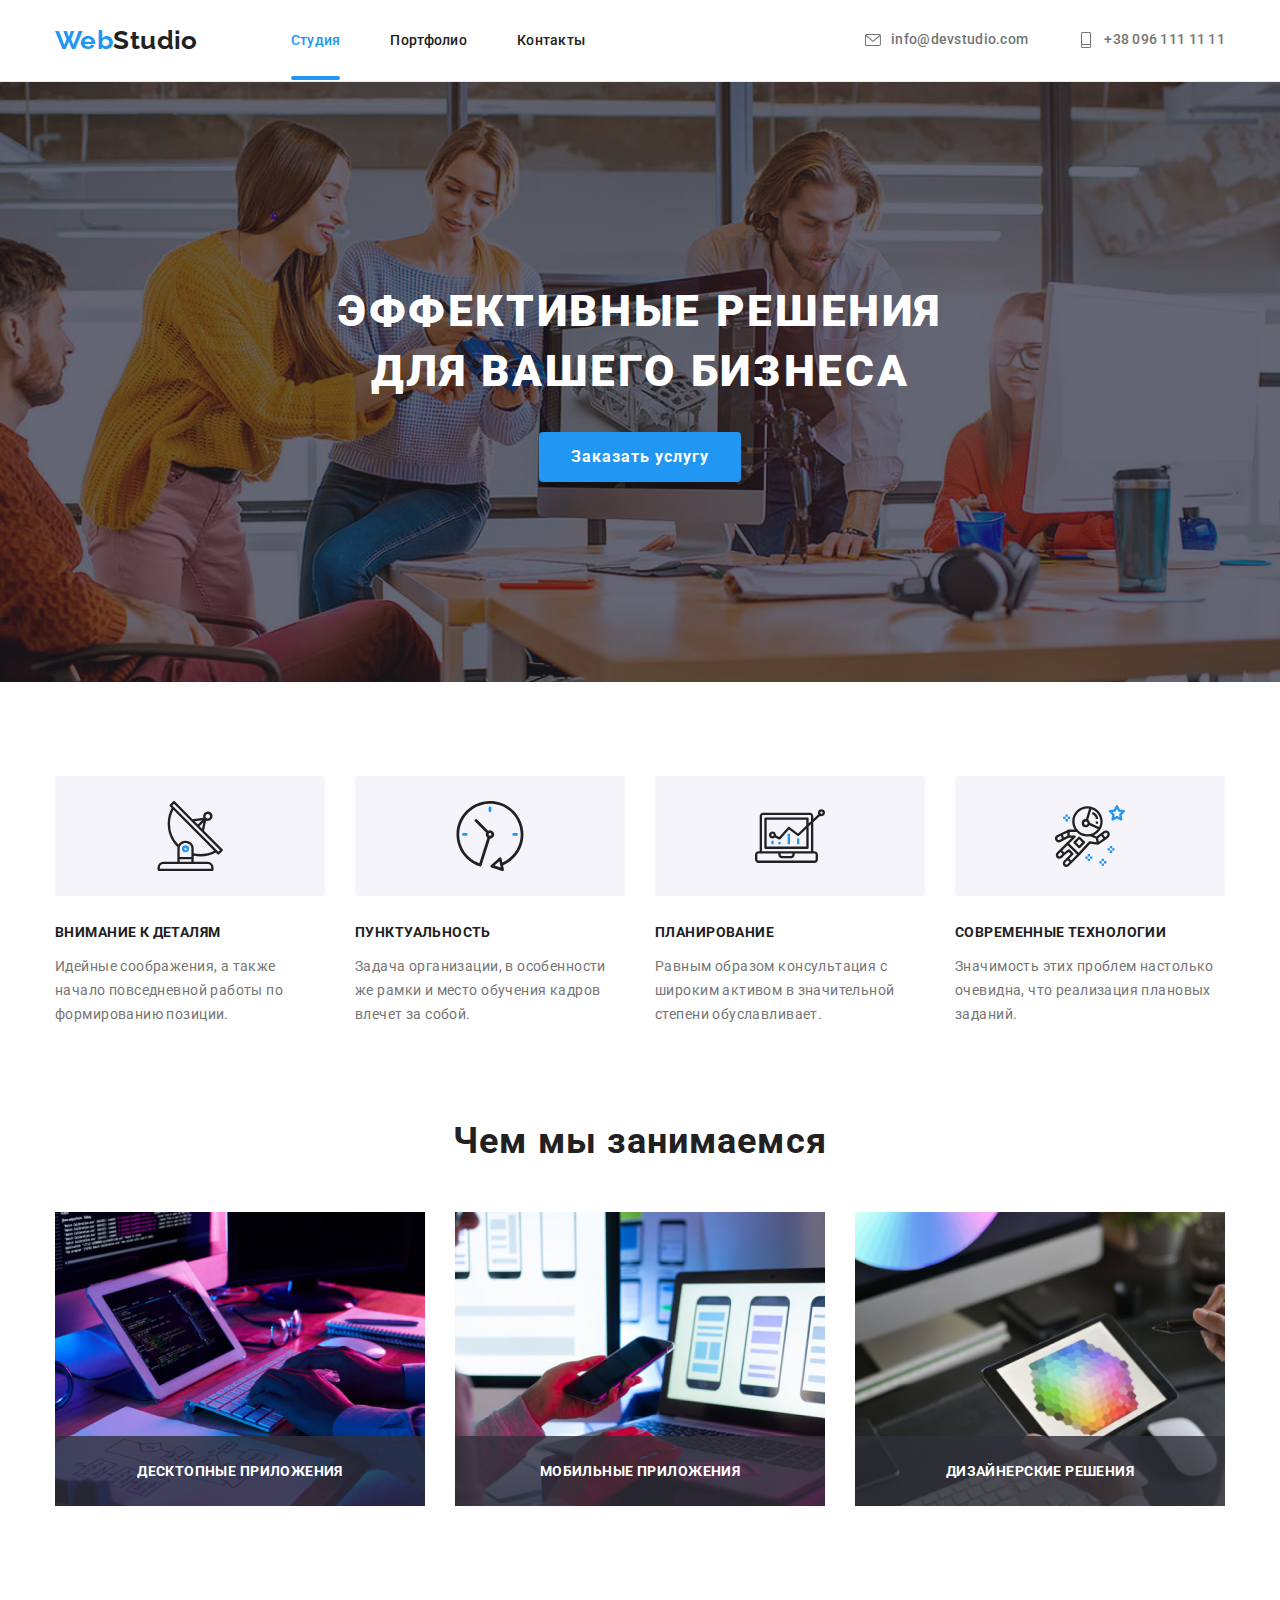
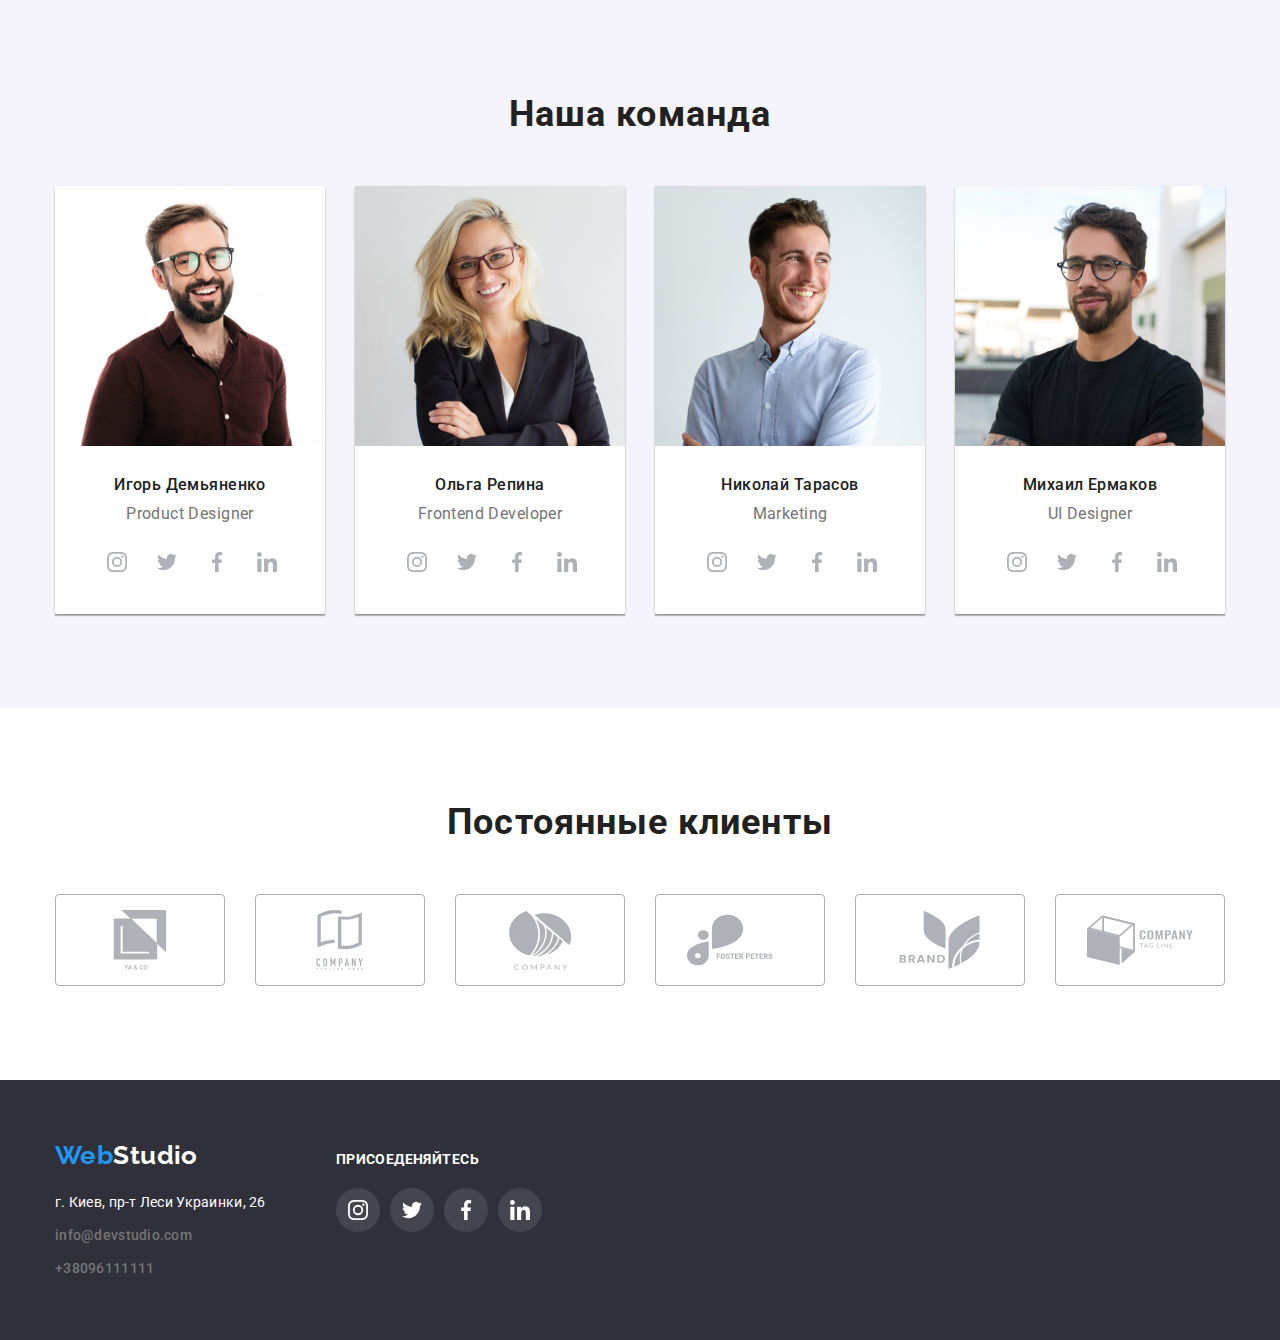
<file: index.html>
<!DOCTYPE html>
<html lang="ru">

<head>
    <meta charset="UTF-8">
    <meta http-equiv="X-UA-Compatible" content="IE=edge">
    <meta name="viewport" content="width=device-width, initial-scale=1.0">
    <link rel="preconnect" href="https://fonts.googleapis.com">
    <link rel="preconnect" href="https://fonts.gstatic.com" crossorigin>
    <link
        href="https://fonts.googleapis.com/css2?family=Raleway:wght@700&family=Roboto:wght@400;500;700;900&display=swap"
        rel="stylesheet">
    <link rel="stylesheet"
        href="https://cdnjs.cloudflare.com/ajax/libs/modern-normalize/1.1.0/modern-normalize.min.css">
    <link rel="stylesheet" href="./css/styles.css">
    
    
    <title>WebStudio</title>
</head>

<body>
    <!--header  -->
    <header class="header">
        <div class="container main-nav">
            <nav class="navigation">
                <a href="./index.html" class="logo"> <span class="web">Web</span><span class="studio">Studio</span> </a>
                <ul class="list nav">
                    <li class="nav-item"> 
                        <a href="./index.html" class="link-header current">Студия</a> </li>
                    <li class="nav-item"> 
                        <a href="./portfolio.html" class="link-header">Портфолио</a> </li>
                    <li class="nav-item"> 
                        <a href="#" class="link-header">Контакты </a> </li>
                </ul>
            </nav>

            <div class="contact-list">

                <a class="contact-link" href="mailto:info@devstudio.com">
                    <svg class="contact-link-envelope">
                        <use href="./images/sprite-svg.svg#icon-envelope"></use>
                    </svg>info@devstudio.com
                </a>

                <a class="contact-link" href="tel:+380961111111">
                    <svg class="contact-link-mobile">
                        <use href="./images/sprite-svg.svg#icon-mobile"></use>
                    </svg>+38 096 111 11 11
                </a>
            </div>
        </div>
    </header>

    <!-- main -->
    <main>
        <!-- Hero -->
        <section class="main-title section">
            <div class="container">
                <h1 class="header-title">Эффективные решения для вашего бизнеса</h1>
                <button type="button"  class="button-main" data-modal-open >Заказать услугу</button>
            </div>
        </section>

        <section class="adv-section section">
            <!-- заголовок h2 скрыть -->
            <div class="container">
                <h2 class="visually-hidden">Наши преимущества</h2>
                <ul class="list adv">
                    <li class="adv-item">
                        <div class="adv-thumb">
                            <svg class="adv-icon">
                                <use href="./images/sprite-svg.svg#icon-satelite"></use>
                            </svg>
                        </div>
                        <h3 class="advantage">Внимание к деталям</h3>
                        <p class="advantage-description">Идейные соображения, а также начало повседневной работы по
                            формированию
                            позиции.</p>
                    </li>
                    <li class="adv-item">
                        <div class="adv-thumb">
                            <svg class="adv-icon">
                                <use href="./images/sprite-svg.svg#icon-clock"></use>
                            </svg>
                        </div>
                        <h3 class="advantage">Пунктуальность</h3>
                        <p class="advantage-description">
                            Задача организации, в особенности же рамки и место обучения кадров влечет за собой.
                        </p>
                    </li>
                    <li class="adv-item">
                        <div class="adv-thumb">
                            <svg class="adv-icon">
                                <use href="./images/sprite-svg.svg#icon-pc"></use>
                            </svg>
                        </div>
                        <h3 class="advantage">Планирование</h3>
                        <p class="advantage-description">
                            Равным образом консультация с широким активом в значительной степени обуславливает.
                        </p>
                    </li>
                    <li class="adv-item">
                        <div class="adv-thumb">
                            <svg class="adv-icon">
                                <use href="./images/sprite-svg.svg#icon-spaceman"></use>
                            </svg>
                        </div>
                        <h3 class="advantage">Современные технологии</h3>
                        <p class="advantage-description">Значимость этих проблем настолько очевидна, что реализация
                            плановых заданий.
                        </p>
                    </li class="adv-item">
                </ul>
            </div>
        </section>
        <!-- Activities -->
        <section class="activities section">
            <div class="container">
                <h2 class="title">Чем мы занимаемся</h2>
                <ul class="list activities">
                    <li class="activities-item">
                        <div class="activities-item-wrap">
                            <img src="./images/box-1.jpg" alt="coding" width="370" height="294" />
                            <p class="activities-text">десктопные приложения</p>
                        </div>
                        
                    </li>
                    <li class="activities-item">
                        <div class="activities-item-wrap">
                            <img src="./images/box-2.jpg" alt="mobile-app" width="370" height="294" />
                            <p class="activities-text">мобильные приложения</p>
                        </div>
                        
                    </li>
                    <li class="activities-item">
                        <div class="activities-item-wrap">
                            <img src="./images/box-3.jpg" alt="tablet" width="370" height="294" />
                            <p class="activities-text">дизайнерские решения</p>
                        </div>
                        
                    </li>
                </ul>
            </div>
        </section>
        <!-- Our Team -->

        <section class="team section">
            <div class="container">
                <h2 class="title">Наша команда</h2>
                <ul class="list activities">
                    <li class="team-item">
                        <img src="./images/teamcard-1.jpg" alt="man-in-glasses" width="370" />
                        <div class="employee-card">
                            <h3 class="employee">Игорь Демьяненко</h3>
                            <p class="position">Product Designer</p>
                            <ul class="social-link">
                                <li class="social-item">
                                    <a class="social-reference" href="#">
                                        <svg class="social-link-icon">
                                            <use href="./images/sprite-svg.svg#icon-instagram"></use>
                                        </svg>
                                    </a>
                                </li>
                                <li class="social-item">
                                    <a class="social-reference" href="#">
                                        <svg class="social-link-icon">
                                            <use href="./images/sprite-svg.svg#icon-twitter"></use>
                                        </svg>
                                    </a>
                                </li>
                                <li class="social-item">
                                    <a class="social-reference" href="#">
                                        <svg class="social-link-icon">
                                            <use href="./images/sprite-svg.svg#icon-facebook"></use>
                                        </svg>
                                    </a>
                                </li>
                                <li class="social-item">
                                    <a class="social-reference" href="#">
                                        <svg class="social-link-icon">
                                            <use href="./images/sprite-svg.svg#icon-linkedin"></use>
                                        </svg>
                                    </a>
                                </li>
                            </ul>
                        </div>

                    </li>
                    <li class="team-item">
                        <img src="./images/teamcard-2.jpg" alt="blonde-girl" width="370" />
                        <div class="employee-card">
                            <h3 class="employee"> Ольга Репина</h3>
                            <p class="position">Frontend Developer </p>
                            <ul class="social-link">
                                <li class="social-item">
                                    <a class="social-reference" href="#">
                                        <svg class="social-link-icon">
                                            <use href="./images/sprite-svg.svg#icon-instagram"></use>
                                        </svg>
                                    </a>
                                </li>
                                <li class="social-item">
                                    <a class="social-reference" href="#">
                                        <svg class="social-link-icon">
                                            <use href="./images/sprite-svg.svg#icon-twitter"></use>
                                        </svg>
                                    </a>
                                </li>
                                <li class="social-item">
                                    <a class="social-reference" href="#">
                                        <svg class="social-link-icon">
                                            <use href="./images/sprite-svg.svg#icon-facebook"></use>
                                        </svg>
                                    </a>
                                </li>
                                <li class="social-item">
                                    <a class="social-reference" href="#">
                                        <svg class="social-link-icon">
                                            <use href="./images/sprite-svg.svg#icon-linkedin"></use>
                                        </svg>
                                    </a>
                                </li>
                            </ul>
                        </div>

                    </li>
                    <li class="team-item">
                        <img src="./images/teamcard-3.jpg" alt="smiling-man" width="370" />
                        <div class="employee-card">
                            <h3 class="employee">Николай Тарасов</h3>
                            <p class="position"> Marketing</p>
                            <ul class="social-link">
                                <li class="social-item">
                                    <a class="social-reference" href="#">
                                        <svg class="social-link-icon">
                                            <use href="./images/sprite-svg.svg#icon-instagram"></use>
                                        </svg>
                                    </a>
                                </li>
                                <li class="social-item">
                                    <a class="social-reference" href="#">
                                        <svg class="social-link-icon">
                                            <use href="./images/sprite-svg.svg#icon-twitter"></use>
                                        </svg>
                                    </a>
                                </li>
                                <li class="social-item">
                                    <a class="social-reference" href="#">
                                        <svg class="social-link-icon">
                                            <use href="./images/sprite-svg.svg#icon-facebook"></use>
                                        </svg>
                                    </a>
                                </li>
                                <li class="social-item">
                                    <a class="social-reference" href="#">
                                        <svg class="social-link-icon">
                                            <use href="./images/sprite-svg.svg#icon-linkedin"></use>
                                        </svg>
                                    </a>
                                </li>
                            </ul>
                        </div>

                    </li>
                    <li class="team-item">
                        <img src="./images/teamcard-4.jpg" alt="smiling-man" width="370" />
                        <div class="employee-card">
                            <h3 class="employee">Михаил Ермаков</h3>
                            <p class="position"> UI Designer</p>
                            <ul class="social-link">
                                <li class="social-item">
                                    <a class="social-reference" href="#">
                                        <svg class="social-link-icon">
                                            <use href="./images/sprite-svg.svg#icon-instagram"></use>
                                        </svg>
                                    </a>
                                </li>
                                <li class="social-item">
                                    <a class="social-reference" href="#">
                                        <svg class="social-link-icon">
                                            <use href="./images/sprite-svg.svg#icon-twitter"></use>
                                        </svg>
                                    </a>
                                </li>
                                <li class="social-item">
                                    <a class="social-reference" href="#">
                                        <svg class="social-link-icon">
                                            <use href="./images/sprite-svg.svg#icon-facebook"></use>
                                        </svg>
                                    </a>
                                </li>
                                <li class="social-item">
                                    <a class="social-reference" href="#">
                                        <svg class="social-link-icon">
                                            <use href="./images/sprite-svg.svg#icon-linkedin"></use>
                                        </svg>
                                    </a>
                                </li>
                            </ul>
                        </div>

                    </li>
                </ul>
            </div>
        </section>

        <section class="clients section">
            <div class="container">
                <h2 class="title">Постоянные клиенты</h2>
                <ul class="clients-list">
                    <li class="client-item">
                        <a class="client-link" href="#">
                            <svg class="client-icon">
                                <use href="./images/sprite-svg.svg#icon-client-1"></use>
                            </svg>
                        </a>
                    </li>
                    <li class="client-item">
                        <a class="client-link" href="#"><svg class="client-icon">
                                <use href="./images/sprite-svg.svg#icon-client-2"></use>
                            </svg>

                        </a>
                    </li>
                    <li class="client-item">
                        <a class="client-link" href="#"><svg class="client-icon">
                                <use href="./images/sprite-svg.svg#icon-client-3"></use>
                            </svg>

                        </a>
                    </li>
                    <li class="client-item">
                        <a class="client-link" href="#"><svg class="client-icon">
                                <use href="./images/sprite-svg.svg#icon-client-4"></use>
                            </svg>

                        </a>
                    </li>
                    <li class="client-item">
                        <a class="client-link" href="#"><svg class="client-icon">
                                <use href="./images/sprite-svg.svg#icon-client-5"></use>
                            </svg>

                        </a>
                    </li>
                    <li class="client-item">
                        <a class="client-link" href="#"><svg class="client-icon">
                                <use href="./images/sprite-svg.svg#icon-client-6"></use>
                            </svg>

                        </a>
                    </li>
                </ul>
            </div>
        </section>

    </main>
    <!-- footer  -->
    <footer class="footer-main">
        <div class="container">
            <div class="footer">
                <div class="footer-left">                
                    <a href="./index.html" class="logo-link"> <span class="web">Web</span><span class="studio-bottom">Studio</span> </a>
                
                    <address>
                        <ul class="list">
                            <li class="address-item"><a href="https://goo.gl/maps/nnkkmyrKH8PEDYPt6" target="_blank"
                                    rel="nofollow noopener" class="contact-link route">г. Киев, пр-т Леси Украинки, 26</a>
                            </li>
                            <li class="address-item"><a href="mailto:info@devstudio.com" class="contact-link-bottom">info@devstudio.com</a>
                            </li>
                            <li class="address-item"><a href="tel:+380961111111" class="contact-link-bottom">+38096111111</a></li>
                        </ul>
                    </address>
                </div>
                <div class="footer-center">
                    <p class="invite-title">присоеденяйтесь </p>
                    <ul class="social-list">
                        <li class="social_item">
                            <a  class="social_item_link" href="#"> 
                            <svg class="social-icon">
                                <use href="./images/sprite-svg.svg#icon-instagram-footer"></use>
                            </svg> </a>
                        </li>
                        <li class="social_item">
                            <a  class="social_item_link" href="#"> 
                            <svg class="social-icon">
                                <use href="./images/sprite-svg.svg#icon-twitter-footer"></use>
                            </svg> </a>
                        </li>
                        <li class="social_item">
                            <a  class="social_item_link" href="#"> 
                            <svg class="social-icon">
                                <use href="./images/sprite-svg.svg#icon-facebook-footer"></use>
                            </svg> </a>
                        </li>
                        <li class="social_item">
                            <a  class="social_item_link" href="#"> 
                            <svg class="social-icon">
                                <use href="./images/sprite-svg.svg#icon-linkedin-footer"></use>
                            </svg> </a>
                        </li>
                    </ul>
                        
                </div>
                
                
                
            </div>
            

        </div>

    </footer>

    <div class="backdrop is-hidden" data-modal>
        <div class="modal">
            <button type="button" class="modal-close" data-modal-close >
                <svg class="modal-close-icon" width="18px" height="18px">
                    <use href="./images/sprite-svg.svg#icon-close">
                </svg>
            </button>

        </div>
    </div>

    <script src="./js/modal.js"></script>
</body>

</html>
</file>
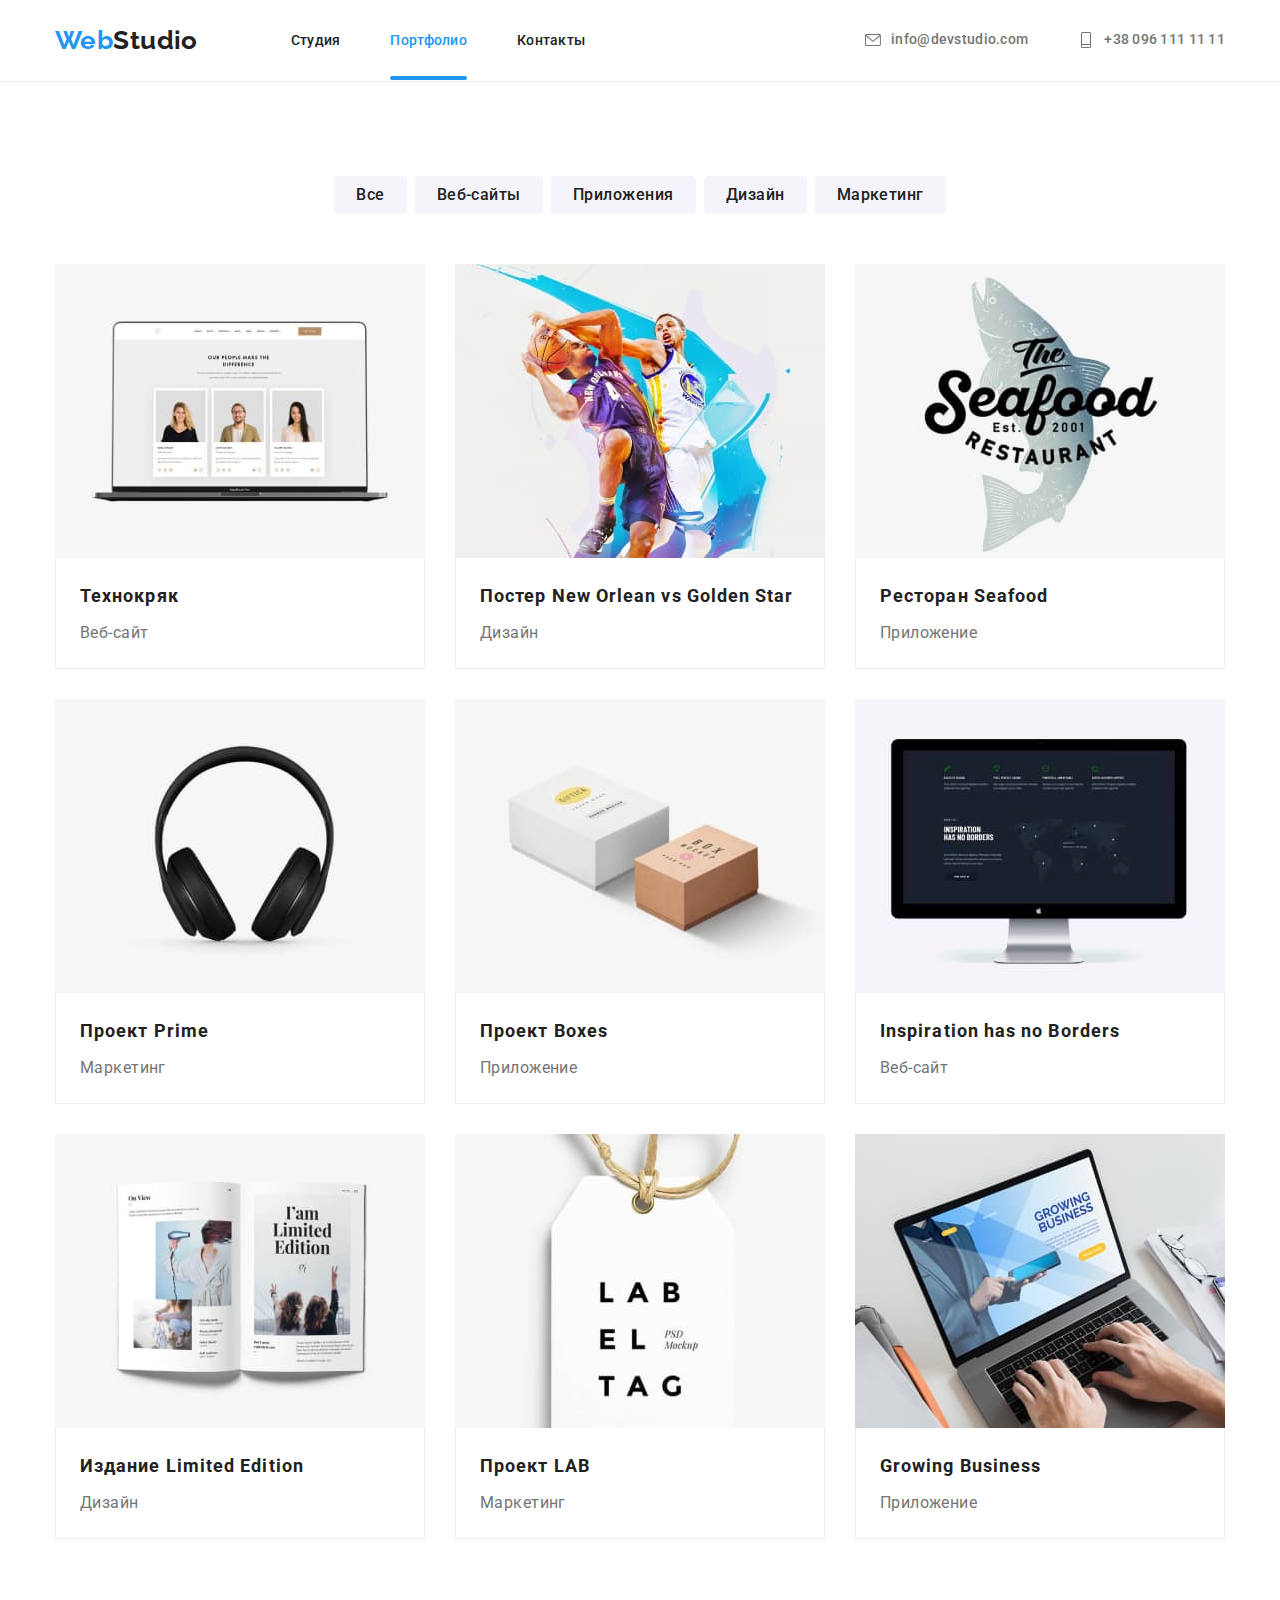
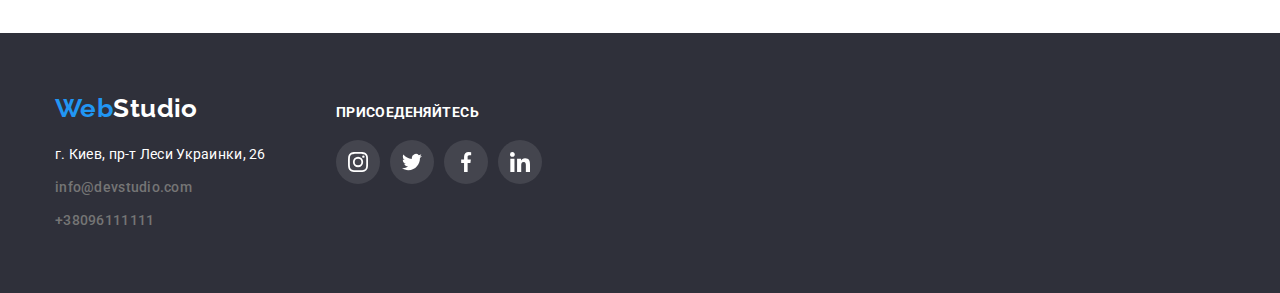
<file: portfolio.html>
<!DOCTYPE html>
<html lang="ru">
<head>
    <meta charset="UTF-8">
    <meta http-equiv="X-UA-Compatible" content="IE=edge">
    <meta name="viewport" content="width=device-width, initial-scale=1.0">
    <link rel="preconnect" href="https://fonts.googleapis.com">
    <link rel="preconnect" href="https://fonts.gstatic.com" crossorigin>
    <link href="https://fonts.googleapis.com/css2?family=Raleway:wght@700&family=Roboto:wght@400;500;700;900&display=swap"
        rel="stylesheet">
    <link rel="stylesheet" href="https://cdnjs.cloudflare.com/ajax/libs/modern-normalize/1.1.0/modern-normalize.min.css">
    <link rel="stylesheet" href="./css/styles.css">
    <title>Portfolio</title>
    
</head>
    
<body>
    <!--header  -->
    <header class="header">
        <div class="container main-nav">
            <nav class="navigation">
                <a href="./index.html" class="logo"> <span class="web">Web</span><span class="studio">Studio</span> </a>
                <ul class="list nav">
                    <li class="nav-item"> <a href="./index.html" class="link-header ">Студия</a> </li>
                    <li class="nav-item"> <a href="./portfolio.html" class="link-header current">Портфолио</a> </li>
                    <li class="nav-item"> <a href="#" class="link-header">Контакты</a> </li>
                </ul>
            </nav>
            <div class="contact-list">
                <a class="contact-link" href="mailto:info@devstudio.com">
                    <svg class="contact-link-envelope" > 
                        <use href="./images/sprite-svg.svg#icon-envelope"></use>
                    </svg>info@devstudio.com
                </a>
                
                <a class="contact-link" href="tel:+380961111111">
                    <svg class="contact-link-mobile">
                        <use href="./images/sprite-svg.svg#icon-mobile"></use>
                    </svg>+38 096 111 11 11
                </a>
            </div>
        </div>
    </header>
    
    <main>
    <section class="section">
        <div class="container">
            <h1 class="visually-hidden">Портфолио</h1>
            <!-- скрыть позже -->
            <ul class="list filter ">
                <li class="filter-item"> <button type="button" class="portfolio-button">Все</button> </li>
                <li class="filter-item"> <button type="button" class="portfolio-button">Веб-сайты</button> </li>            
                <li class="filter-item"> <button type="button" class="portfolio-button">Приложения</button> </li>
                <li class="filter-item"> <button type="button" class="portfolio-button">Дизайн</button> </li>
                <li class="filter-item"> <button type="button" class="portfolio-button">Маркетинг</button> </li>
            </ul>
            
            
            <ul class="list project">
                <li class="project-item">
                    <a class="grid-card-link link" href="#">
                        <div class="grid-card-wrap">
                            <img src="./images/portfolio/project1.jpg" alt="laptop" width="370" height="294">
                            <p class="grid-card-text"> Ресурс предлагает комплексные предложения
                                с разным уровнем функционала и сервисов. 
                                Все это позволит посетителю получить
                                исчерпывающие сведения о компании или частном лице.</p>
                        </div>
                        
                        <div class="grid-card">
                            <h2 class="list-item">Технокряк</h2>
                            <p class="portfolio-description">Веб-сайт</p>
                        </div>
                    </a>
                    
                    
                </li>
                <li class="project-item">
                    <a class="grid-card-link link" href="#">
                        <div class="grid-card-wrap">
                        <img src="./images/portfolio/project2.jpg" alt="poster" width="370" height="294">
                        <p class="grid-card-text"> Lorem ipsum dolor sit amet consectetur adipisicing elit.
                            Dolores dolorem porro consequuntur nostrum minus. Incidunt. </p>
                        </div>
                        
                        <div class="grid-card">
                            <h2 class="list-item">Постер New Orlean vs Golden Star</h2>
                            <p class="portfolio-description">Дизайн</p>
                        </div>
                    </a>
                    
                    
                </li>
                <li class="project-item">
                    <a class="grid-card-link link" href="#">
                        <div class="grid-card-wrap">
                        <img src="./images/portfolio/project3.jpg" alt="restaurant-logo" width="370" height="294">
                        <p class="grid-card-text"> Lorem ipsum dolor sit amet consectetur adipisicing elit.
                            Dolores dolorem porro consequuntur nostrum minus. Incidunt. </p>
                        </div>
                        
                        <div class="grid-card">
                            <h2 class="list-item">Ресторан Seafood</h2>
                            <p class="portfolio-description">Приложение</p>
                        </div>
                    </a>                    
                </li>
                <li class="project-item">
                    <a class="grid-card-link link" href="#">
                        <div class="grid-card-wrap">
                            <img src="./images/portfolio/project4.jpg" alt="headphones" width="370" height="294">
                            <p class="grid-card-text"> Lorem ipsum dolor sit amet consectetur adipisicing elit.
                                Dolores dolorem porro consequuntur nostrum minus. Incidunt.</p>
                        </div>
                        
                        <div class="grid-card">
                            <h2 class="list-item">Проект Prime</h2>
                            <p class="portfolio-description">Маркетинг</p>
                        </div>
                    </a>
                    
                    
                </li>
                <li class="project-item">
                    <a class="grid-card-link link" href="#">
                        <div class="grid-card-wrap">
                            <img src="./images/portfolio/project5.jpg" alt="boxes" width="370" height="294">
                            <p class="grid-card-text"> Lorem ipsum dolor sit amet consectetur adipisicing elit.
                                Dolores dolorem porro consequuntur nostrum minus. Incidunt. </p>
                        </div>
                        
                       <div class="grid-card">
                            <h2 class="list-item">Проект Boxes</h2>
                            <p class="portfolio-description">Приложение</p>
                        </div> 
                    </a>
                    
                    
                </li>
                <li class="project-item">
                    <a class="grid-card-link link" href="#">
                        <div class="grid-card-wrap">
                            <img src="./images/portfolio/project6.jpg" alt="monitor" width="370" height="294">
                            <p class="grid-card-text"> Lorem ipsum dolor sit amet consectetur adipisicing elit.
                                Dolores dolorem porro consequuntur nostrum minus. Incidunt. </p>
                        </div>
                        
                        <div class="grid-card">
                            <h2 class="list-item">Inspiration has no Borders</h2>
                            <p class="portfolio-description">Веб-сайт</p>
                        </div>
                    </a>
                    
                    
                </li>
                <li class="project-item">
                    <a class="grid-card-link link" href="#">
                        <div class="grid-card-wrap">
                            <img src="./images/portfolio/project7.jpg" alt="book" width="370" height="294">
                            <p class="grid-card-text"> Lorem ipsum dolor sit amet consectetur adipisicing elit.
                                Dolores dolorem porro consequuntur nostrum minus. Incidunt. </p>
                        </div>
                        
                        <div class="grid-card">
                            <h2 class="list-item">Издание Limited Edition</h2>
                            <p class="portfolio-description">Дизайн</p>
                        </div>
                    </a>
                    
                    
                </li>
                <li class="project-item">
                    <a class="grid-card-link link" href="#">
                        <div class="grid-card-wrap">
                            <img src="./images/portfolio/project8.jpg" alt="label" width="370" height="294">
                            <p class="grid-card-text"> Lorem ipsum dolor sit amet consectetur adipisicing elit.
                                Dolores dolorem porro consequuntur nostrum minus. Incidunt. </p>
                        </div>
                        
                        <div class="grid-card">
                            <h2 class="list-item">Проект LAB</h2>
                            <p class="portfolio-description">Маркетинг</p>
                        </div>
                    </a>
                    
                    
                </li>
                <li class="project-item">
                    <a class="grid-card-link link" href="#">
                        <div class="grid-card-wrap">
                            <img src="./images/portfolio/project9.jpg" alt="typing" width="370" height="294">
                            <p class="grid-card-text"> Lorem ipsum dolor sit amet consectetur adipisicing elit.
                                Dolores dolorem porro consequuntur nostrum minus. Incidunt. </p>
                        </div>
                        
                        <div class="grid-card">
                            <h2 class="list-item">Growing Business</h2>
                            <p class="portfolio-description">Приложение</p>
                        </div>
                    </a>
                    
                    
                </li>
            </ul>
        </div>
    </section>
    </main>
    
    <footer class="footer-main">
        <div class="container">
            <div class="footer">
                <div class="footer-left">
                    <a href="./index.html" class="logo-link"> <span class="web">Web</span><span
                            class="studio-bottom">Studio</span> </a>
    
                    <address>
                        <ul class="list">
                            <li class="address-item"><a href="https://goo.gl/maps/nnkkmyrKH8PEDYPt6" target="_blank"
                                    rel="nofollow noopener" class="contact-link route">г. Киев, пр-т Леси Украинки, 26</a>
                            </li>
                            <li class="address-item"><a href="mailto:info@devstudio.com"
                                    class="contact-link-bottom">info@devstudio.com</a>
                            </li>
                            <li class="address-item"><a href="tel:+380961111111" class="contact-link-bottom">+38096111111</a></li>
                        </ul>
                    </address>
                </div>
                <div class="footer-center">
                    <h3 class="invite-title">присоеденяйтесь</h3>
                    <ul class="social-list">
                        <li class="social_item">
                            <a class="social_item_link" href="#">
                                <svg class="social-icon">
                                    <use href="./images/sprite-svg.svg#icon-instagram-footer"></use>
                                </svg> </a>
                        </li>
                        <li class="social_item">
                            <a class="social_item_link" href="#">
                                <svg class="social-icon">
                                    <use href="./images/sprite-svg.svg#icon-twitter-footer"></use>
                                </svg> </a>
                        </li>
                        <li class="social_item">
                            <a class="social_item_link" href="#">
                                <svg class="social-icon">
                                    <use href="./images/sprite-svg.svg#icon-facebook-footer"></use>
                                </svg> </a>
                        </li>
                        <li class="social_item">
                            <a class="social_item_link" href="#">
                                <svg class="social-icon">
                                    <use href="./images/sprite-svg.svg#icon-linkedin-footer"></use>
                                </svg> </a>
                        </li>
                    </ul>
    
                </div>
                
    
    
            </div>
    
    
        </div>
    
    </footer>


</body>
</html>
</file>
<file: css/styles.css>
:root {
    --primary-head-text: #212121;
    --primary-bcg: #ffffff;
    --secondary-text: #757575;
    --accent-color: #2196F3;
    --dark-bcg: #2F303A;
    --hover-color: #188CE8;
    --secondary-bcg: #E5E5E5;
    --team-bcg: #F5F4FA;
    --primary-font: 'Roboto', sans-serif;
    --logo-font: 'Raleway', sans-serif;
    --inner-border-color: ##EEEEEE;
    --header-border-color: ##ECECEC;
    --clients-color: #AFB1B8;
}

p,
h1,
h2,
h3,
h4,
h5,
h6 {
    margin: 0;
}

ul {
    margin: 0;
    padding: 0;
}

img {
    display: block;
    max-width: 100%;
    height: auto;
}

button {
    cursor: pointer;
    /* font-family: inherit; */
}

address {
    font-style: normal;
}

/* body */

body {

    font-family: var(--primary-font);
    color: var(--primary-head-text);
    background-color: var(--primary-bcg);
    font-size: 14px;
    letter-spacing: 0.03em;
}



ul {
    list-style: none;
}

a {
    text-decoration: none;
    /* display: block; */
}

button {
    display: block;
    margin: 0 auto;
    padding: 10px 32px;
    cursor: pointer;
    /* font-family: Roboto; */
    /* box-shadow: 0px 4px 4px rgb(0 0 0 / 15%); */
    border: none;
    border-radius: 4px;

}

.list {
    font-style: normal;
    margin: 0px;
    padding: 0px;
}

.visually-hidden {
    position: absolute;
    width: 1px;
    height: 1px;
    margin: -1px;
    border: 0;
    padding: 0;

    white-space: nowrap;
    clip-path: inset(100%);
    clip: rect(0 0 0 0);
    overflow: hidden;
}



.container {
    width: 1200px;
    padding-left: 15px;
    padding-right: 15px;
    margin: 0 auto;
}

.section {
    padding: 94px 0;
}

.header {
    border-bottom: 1px solid #ececec;


}

.container.main-nav {
    display: flex;
    align-items: center;

}

/* logo */
.logo {
    color: var(--accent-color);
    font-weight: 700;
    font-size: 26px;
    line-height: 1.19;
    font-family: var(--logo-font);

}

.logo-link {
    margin-bottom: 20px;
    display: block;
}

.web {
    color: var(--accent-color);
    font-weight: 700;
    font-size: 26px;
    line-height: 1.19;
    font-family: var(--logo-font);

}

.studio-bottom {
    color: #ffffff;
    font-weight: 700;
    font-size: 26px;
    line-height: 1.19;
    font-family: var(--logo-font);

}

/* .studio-bottom:hover,
.studio-bottom:focus {
    color: var(--hover-color);
} */

.studio {
    color: var(--primary-head-text);
}


/* site nav */
.navigation {
    display: flex;
    align-items: center;
}

.list.nav {
    display: flex;

}

.list .nav-item {
    margin-right: 50px;
}

.list .nav-item:last-child {
    margin-right: 0px;
}

.list .nav-item {
    display: block;
    padding-top: 32px;
    padding-bottom: 32px;
}

/* contact-list */

.contact-list .contact-link+.contact-link {
    margin-left: 50px;

}


.contact-list {
    display: flex;

    padding-top: 32px;
    padding-bottom: 32px;
    margin-left: auto;


}

.list.nav {
    margin-left: 93px;
    position: relative;
}


.link-header:hover,
.link-header:focus {
    color: var(--hover-color);
    
}

.link-header {
    color: var(--primary-head-text);
    font-size: 14px;
    font-weight: 500;
    line-height: 1.14;
    letter-spacing: 0.02em;
    padding-top: 32px;
    padding-bottom: 32px;
    position: relative;

    transition-property: color;
    transition-duration: 250ms;
    transition-timing-function: cubic-bezier(0.4, 0, 0.2, 1);
    
}



.current {
    color: var(--accent-color);
    
}
.link-header.current::before {
    content: '';
        width: 100%;
        height: 4px;
        position: absolute;
        bottom: 0;
        background: var(--accent-color);
        border-radius: 2px;
}

.link {
    color: #212121;
    text-decoration: none;
}



/* hero */
.header-title {
    /* padding-top: 203px; */
    margin: 0 auto;
    margin-bottom: 30px;
    width: 696px;

    font-weight: 900;
    font-size: 44px;
    line-height: 1.36;
    letter-spacing: 0.06em;


    color: var(--primary-bcg);
    text-transform: uppercase;
}

.main-title {
    background-color: var(--dark-bcg);
    text-align: center;
    padding: 200px 0;
    background-image:
        linear-gradient(rgba(47, 48, 58, 0.4), rgba(47, 48, 58, 0.4)),
        url("../images/layout.jpg");
    background-repeat: no-repeat;
    background-position: center;
    background-size: cover;
    max-width: 1600px;
    height: 600px;
    margin: 0 auto;


}

/* buttons */
.button-main {

    box-shadow: 0px 4px 4px rgba(0, 0, 0, 0.15);
    border-radius: 4px;
    display: inline-block;
    padding: 10px 32px;
    border: 0px;
    min-width: 200px;
    
    font-weight: 700;
    font-size: 16px;
    line-height: 1.87;
    background-color: var(--accent-color);
    color: var(--primary-bcg);
    letter-spacing: 0.06em;
    align-items: center;
    text-align: center;

    transition-property: color;
    transition-duration: 250ms;
    transition-timing-function: cubic-bezier(0.4, 0, 0.2, 1);
}

.button-main:hover,
.button-main:focus {
    background-color: var(--hover-color);
    color: var(--primary-bcg);
}

/* portfolio buttons */

.portfolio-button {
    display: inline-block;
    border-radius: 4px;
    padding: 6px 22px;
    border: 0px;
    color: var(--primary-head-text);
    background-color: var(--team-bcg);
    font-weight: 500;
    font-size: 16px;
    line-height: 1.62;
    letter-spacing: 0.03em;

    transition-property: color, background-color, box-shadow;
    transition-duration: 250ms;
    transition-timing-function: cubic-bezier(0.4, 0, 0.2, 1);
}

.portfolio-button:hover,
.portfolio-button:focus {
    background-color: var(--hover-color);
    color: #ffffff;
    box-shadow: 0px 1px 1px rgba(0, 0, 0, 0.12),
    0px 4px 4px rgba(0, 0, 0, 0.06),
    1px 4px 6px rgba(0, 0, 0, 0.16);
    
}

.filter-item {
    width: calc ((100% - 32px) / 5);
    margin-right: 8px;
}

.filter-item:nth-child(5n) {
    margin-right: 0px;
}


/* links */
.contact-link {
    display: flex;
    align-items: center;
    font-family: Roboto;
    font-size: 14px;
    font-weight: 500;
    line-height: 1.14;
    letter-spacing: 0.02em;
    text-align: left;
    color: var(--secondary-text);
}
.contact-link-bottom {
    
    font-family: Roboto;
    font-size: 14px;
    font-weight: 500;
    line-height: 1.71;
    letter-spacing: 0.02em;
    text-align: left;
    color: var(--secondary-text);

    transition-property: color;
    transition-duration: 250ms;
    transition-timing-function: cubic-bezier(0.4, 0, 0.2, 1);
        
}
.contact-link-bottom:hover,
.contact-link-bottom:focus {
    color: var(--hover-color);
}


.contact-link-envelope {
    width: 16px;
    height: 12px;
    margin-right: 10px;
    fill: currentColor;

    transition-property: color;
    transition-duration: 250ms;
    transition-timing-function: cubic-bezier(0.4, 0, 0.2, 1);

}
.contact-link-mobile {
    width: 16px;
    height: 16px;
    margin-right: 10px;
    fill: currentColor;

    transition-property: color;
    transition-duration: 250ms;
    transition-timing-function: cubic-bezier(0.4, 0, 0.2, 1);

}

.contact-link:hover,
.contact-link:focus {
    color: var(--hover-color);
}

.title {
    margin-bottom: 50px;
    font-weight: 700;
    font-size: 36px;
    line-height: 1.16;
    letter-spacing: 0.03em;
    text-align: center;
}

.contact-link.route {
    font-weight: 400;
    font-size: 14px;
    line-height: 1.71;
    color: white;

    transition-property: color;
    transition-duration: 250ms;
    transition-timing-function: cubic-bezier(0.4, 0, 0.2, 1);
}

.contact-link.route:hover,
.contact-link.route:focus {
    color: var(--hover-color);
}

.list.activities {
    display: flex;
    justify-content: center;
    
}

.list.filter {
    display: flex;
    justify-content: center;
    margin-bottom: 50px;
}

.list.project {
    border-top: #D9D9D9;
    display: flex;
    flex-wrap: wrap;
}








/* advantages */

.list.adv {
    display: flex;

}

.adv-item {
    width: calc((100% - 90px) / 4);
    margin-right: 30px;
}

.adv-item:nth-child(4n) {
    margin-right: 0px;
}

.adv-thumb {
    width: 270px;
    height: 120px;
    
    background-color: #F5F4FA;
    display: flex;
    align-items: center;
    justify-content: center;
    border-radius: 4px;
    margin-bottom: 25px;



}

.adv-icon {
    width: 70px;
    height: 70px;


}

.advantage {
    font-weight: 700;
    font-size: 14px;
    line-height: 1.71;
    text-transform: uppercase;
    color: var(--primary-head-text);

}

.advantage-description {
    margin-top: 10px;

    font-weight: 400;
    font-size: 14px;
    line-height: 1.71;
    color: var(--secondary-text);

}

.activities.section {
    padding-top: 0px;
}

.activities-item {
    width: calc((100% - 60px) /3);
    margin-right: 30px;

}

.activities-item:nth-child(3n) {
    margin-right: 0px;
}

activities {
    padding-top: 0;
}
.activities-item-wrap {
    position: relative;
}
.activities-text {
    position: absolute;
    bottom: 0;
    left: 0;
    font-weight: 700;
    font-size: 14px;
    line-height: 1.15;
    

    display: flex;
    justify-content: center;
    align-items: center;
    
    text-transform: uppercase;
    color: #FFFFFF;
    background-color: rgba(47, 48, 58, 0.8);
    
    width: 100%;
    height: 70px; 
}
.team {
    background-color: var(--team-bcg);
    padding-bottom: 94px;
}

.position {
    font-weight: 400;
    font-size: 16px;
    line-height: 1.18;
    color: var(--secondary-text);
    text-align: center;
}

.team-item {
    width: calc((100% - 90px) / 4);
    margin-right: 30px;
    box-shadow: 0px 1px 3px rgb(0 0 0 / 12%), 0px 1px 1px rgb(0 0 0 / 14%), 0px 2px 1px rgb(0 0 0 / 20%);

}

.team-item:nth-child(4n) {
    margin-right: 0px;
}

.employee {
    font-weight: 500;
    font-size: 16px;
    line-height: 1.18;
    color: var(--primary-head-text);
    text-align: center;
    margin-bottom: 10px;

}

.employee-card {
    background-color: var(--primary-bcg);
    border-radius: 0px 0px 4px 4px;
    text-align: center;
    padding: 30px 0;


}






.portfolio-description {
    color: var(--secondary-text);
    font-size: 16px;
    font-weight: 400;
    line-height: 1.87;
    
}

.project-item {
    width: calc((100% - 60px) / 3);

    margin-right: 30px;
    margin-bottom: 30px;

    transition-property: color;
    transition-duration: 250ms;
    transition-timing-function: cubic-bezier(0.4, 0, 0.2, 1);
}



.project-item:nth-child(3n) {
    margin-right: 0px;

}

.project-item:nth-last-child(-n + 3) {
    margin-bottom: 0px;
}

.grid-card {

    border: 1px solid #eeeeee;
    border-top: 0px;
    padding: 20px 24px;
}
.grid-card-wrap {
    position: relative;
    overflow: hidden;
    
    
}
.grid-card-link:hover .grid-card-text {
    transform: translateY(0);
}
.grid-card-link:focus .grid-card-text {
    transform: translateY(0);
}
.grid-card-text {
    width: 100%;
    height: 100%;
    position: absolute;
    bottom: 0;
    left: 0;
    font-weight: 400;
    font-size: 18px;
    line-height: 1.56;
    color: #FFFFFF;
    padding: 63px 24px;
    letter-spacing: 0.03em;
    background-color: rgba(33, 150, 243, 0.9);
    
    transform: translateY(100%);
    transition-property: transform;
    transition-duration: 300ms;
    transition-timing-function: cubic-bezier(0.4, 0, 0.2, 1);           
}

.grid-card-link {
    display: block;
    transition-property: box-shadow;
    transition-duration: 2500ms;
    transition-timing-function: cubic-bezier(0.4, 0, 0.2, 1);

}
.grid-card-link:hover {
    box-shadow: 0px 1px 1px rgba(0, 0, 0, 0.12),
        0px 4px 4px rgba(0, 0, 0, 0.06),
        1px 4px 6px rgba(0, 0, 0, 0.16);;
    transition-property: box-shadow;
    
}
.grid-card-link:focus {
    box-shadow: 0px 1px 1px rgba(0, 0, 0, 0.12),
        0px 4px 4px rgba(0, 0, 0, 0.06),
        1px 4px 6px rgba(0, 0, 0, 0.16);;
    transition-property: box-shadow;
    
}

.social-link {
    display: flex;
    justify-content: center;
    align-items: center;
    margin-top: 16px;
    gap: 10px;

}

.social-link-icon {
    width: 20px;
    height: 20px;
   
    fill: currentColor;
    
    /* overflow: hidden; */
    
}
.social-reference {
    display: flex;
    justify-content: center;
    align-items: center;
    border-radius: 50%;
    color: #AFB1B8;
    width: 44px;
    height: 44px;

    transition-property: color, background-color;
    transition-duration: 250ms;
    transition-timing-function: cubic-bezier(0.4, 0, 0.2, 1);
}
.social-reference:hover,
.social-reference:focus {
    color: #ffffff;
    background-color: var(--accent-color);
    
    
}

.social-item {
    width: 40px;
}
.clients-list {
    display: flex;
}

.client-item {
    width: calc((100% - 150px) /6);
    margin-right: 30px;
   
}

.client-item:nth-child(6n) {
    margin-right: 0px;

}



.client-icon {
    width: 106px;
    height: 60px;
    fill: currentColor;


}

.client-link {
    height: 92px;
    width: 170px;
    border: 1px solid var(--clients-color); 
    border-radius: 4px;
    display: flex;
    justify-content: center;
    align-items: center;
    color: var(--clients-color);
    
    transition-property: color, border;
    transition-duration: 250ms;
    transition-timing-function: cubic-bezier(0.4, 0, 0.2, 1);
}

.client-link:hover {
    color: var(--hover-color);
   border: 1px solid var(--accent-color);
}
.client-link:focus {
    color: var(--hover-color);
    border: 1px solid var(--accent-color);
}
/* footer */
.footer-main {
    background-color: var(--dark-bcg);
    padding: 60px 0;
}

.invite-title {
    font-weight: 700;
    font-size: 14px;
    line-height: 1.14;
    letter-spacing: 0.03em;
    text-transform: uppercase;
    color: #FFFFFF;
    margin-bottom: 20px;
    text-align: left
}
.footer {
    display: flex;
    align-items: baseline;
    
}
.social-list {
    display: flex;
    /* gap: 10px; */
    
}
.social_item {
    width: calc((100 - 30px) / 4);
    margin-right: 10px;
}
.social_item:nth-child(4n) {
    margin-right: 0px;
}
.social_item_link {
    display: flex;
    color: var(--primary-bcg);
    justify-content: center;
    align-items: center;
    width: 44px;
    height: 44px;
    background: rgba(255, 255, 255, 0.1);
    border-radius: 50%;

    transition-property: color, background-color;
    transition-duration: 250ms;
    transition-timing-function: cubic-bezier(0.4, 0, 0.2, 1);
}

.social_item_link:hover,
.social_item_link:focus {
    color: #ffffff;
    background-color: #2196F3;
    overflow: hidden;
    border-radius: 50%;
    

}
.social-icon {
    width: 20px;
    height: 20px;
    
    fill: currentColor;

}
/* .footer-left {

} */

.footer-center {
    margin-left: 70px;

}



.address-item {
    margin-bottom: 9px;
}

.address-item:last-child {
    margin-bottom: 0px;
}

.list-item {
    margin-bottom: 4px;
    font-weight: 700;
    font-size: 18px;
    line-height: 2;
    letter-spacing: 0.06em;
}
.backdrop {
    width: 100vw;
    height: 100vh;
    position: fixed;
    top: 0;
    left: 0;
    background: rgba(0, 0, 0, 0.2);
        transition: opacity 1000ms, visibility 1000ms;
}

.backdrop.is-hidden .modal {
    transform: scale(1.5) translateX(100%);
    transition: transform 1000ms;
}
.modal {
    width: 528px;
    min-height: 581px;
    background-color: #FFFFFF;
    box-shadow: 0px 1px 3px rgba(0, 0, 0, 0.12), 0px 1px 1px rgba(0, 0, 0, 0.14), 0px 2px 1px rgba(0, 0, 0, 0.2);
    border-radius: 4px;
    position: absolute;
    top: 50%;
    left: 50%;
    transform: scale(1) translateX(100%);
    transform: translate(-50%, -50%);
    transition: transform 1000ms;
}
.modal-close {
    width: 30px;
    height: 30px;
    background: transparent;
    border: 1px solid rgba(0, 0, 0, 0.1);
    border-radius: 50%;
    position: fixed;
    top: 10px;
    right: 10px;
    padding: 0;
    display: flex;
    align-items: center;
    justify-content: center;
    transition-property: color;
    transition-duration: 250ms;
    transition-timing-function: cubic-bezier(0.4, 0, 0.2, 1);


}
.modal-close:hover,
.modal-close:focus {
    fill: var(--hover-color);
}

.is-hidden {
    visibility: hidden;
    opacity: 0;
    pointer-events: none;
}
</file>
